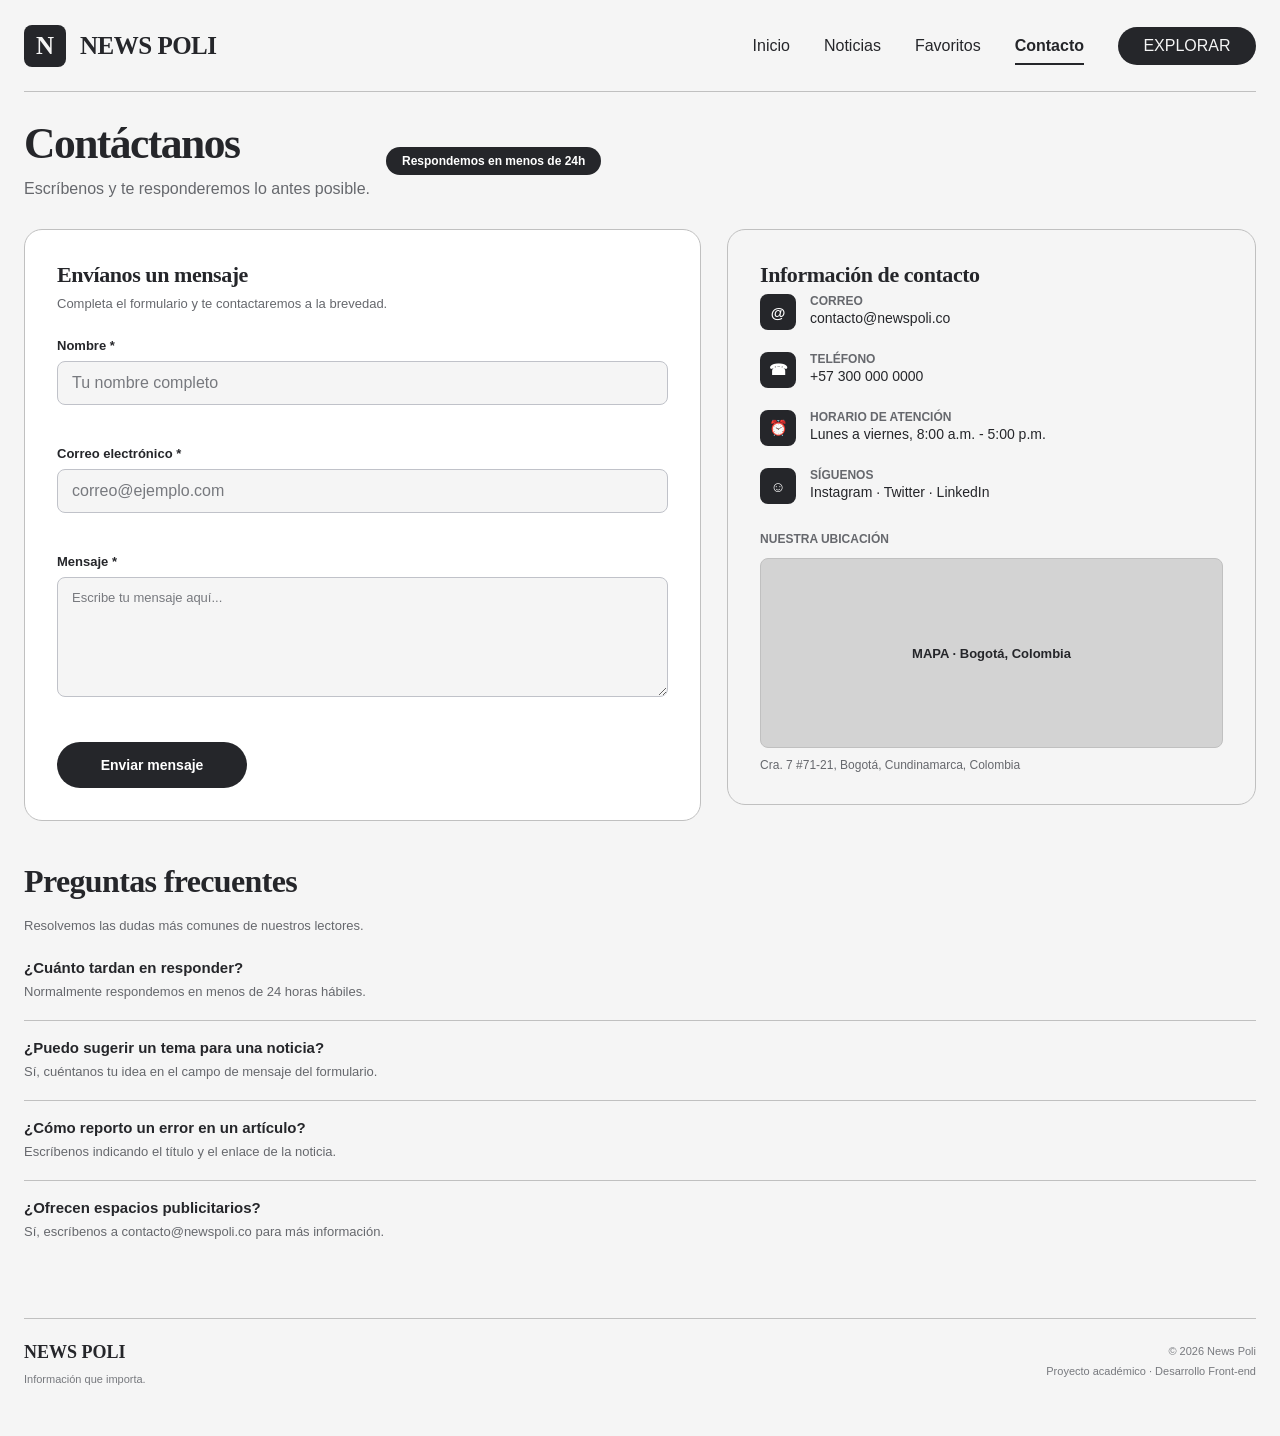
<file: views/contacto.html>
<!doctype html>
<html lang="es">
<head>
  <meta charset="utf-8">
  <meta name="viewport" content="width=device-width, initial-scale=1">
  <meta name="description" content="Contáctanos - NEWS POLI.">
  <title>NEWS POLI | Contacto</title>
  <link rel="stylesheet" href="../assets/styles/noticias.css">
  <link rel="stylesheet" href="../assets/styles/contacto.css">
</head>
<body class="np-page">
  <header class="np-header">
    <div class="np-shell np-header__inner">
      <a class="np-brand" href="noticias.html" aria-label="NEWS POLI - Inicio">
        <span class="np-brand__mark" aria-hidden="true">N</span>
        <span class="np-brand__name">NEWS POLI</span>
      </a>

      <button class="np-nav-toggle" type="button" aria-expanded="false" aria-controls="np-main-nav">
        <span class="np-nav-toggle__label">Menú</span>
        <span class="np-nav-toggle__bars" aria-hidden="true"></span>
      </button>

      <nav class="np-nav" id="np-main-nav" aria-label="Navegación principal">
        <a class="np-nav__link" href="inicio.html">Inicio</a>
        <a class="np-nav__link" href="noticias.html#noticias">Noticias</a>
        <a class="np-nav__link" href="noticias.html#favoritos">Favoritos</a>
        <a class="np-nav__link is-active" href="contacto.html" aria-current="page">Contacto</a>
        <a class="np-nav__cta" href="noticias.html#np-more-news">EXPLORAR</a>
      </nav>
    </div>
  </header>

  <main class="np-main">
    <div class="np-shell">
      <section class="np-intro np-contact-intro" aria-labelledby="np-page-title">
        <div>
          <h1 class="np-intro__title" id="np-page-title">Contáctanos</h1>
          <p class="np-intro__subtitle">Escríbenos y te responderemos lo antes posible.</p>
        </div>
        <span class="np-contact-badge">Respondemos en menos de 24h</span>
      </section>

      <section class="np-contact-grid" aria-label="Formulario e información de contacto">
        <div class="np-contact-card">
          <h2 class="np-contact-card__title">Envíanos un mensaje</h2>
          <p class="np-contact-card__subtitle">Completa el formulario y te contactaremos a la brevedad.</p>

          <form class="np-form" id="np-contact-form" novalidate>
            <div class="np-form-group" id="np-group-nombre">
              <label class="np-form-label" for="np-nombre">Nombre *</label>
              <input class="np-form-input" type="text" id="np-nombre" name="nombre" placeholder="Tu nombre completo" required>
              <p class="np-form-error" id="np-error-nombre"></p>
            </div>

            <div class="np-form-group" id="np-group-correo">
              <label class="np-form-label" for="np-correo">Correo electrónico *</label>
              <input class="np-form-input" type="email" id="np-correo" name="correo" placeholder="correo@ejemplo.com" required>
              <p class="np-form-error" id="np-error-correo"></p>
            </div>

            <div class="np-form-group" id="np-group-mensaje">
              <label class="np-form-label" for="np-mensaje">Mensaje *</label>
              <textarea class="np-form-textarea" id="np-mensaje" name="mensaje" placeholder="Escribe tu mensaje aquí..." required></textarea>
              <p class="np-form-error" id="np-error-mensaje"></p>
            </div>

            <div class="np-form-actions">
              <button class="np-form-submit" type="submit">Enviar mensaje</button>
            </div>

            <p class="np-form-success" id="np-form-success" role="status" aria-live="polite">
              <span aria-hidden="true">✓</span> Tu mensaje fue enviado con éxito.
            </p>
          </form>
        </div>

        <aside class="np-contact-card np-contact-info" aria-label="Información de contacto">
          <h2 class="np-contact-card__title">Información de contacto</h2>

          <ul class="np-info-list">
            <li class="np-info-item">
              <span class="np-info-icon" aria-hidden="true">@</span>
              <div>
                <p class="np-info-label">Correo</p>
                <p class="np-info-value">contacto@newspoli.co</p>
              </div>
            </li>
            <li class="np-info-item">
              <span class="np-info-icon" aria-hidden="true">☎</span>
              <div>
                <p class="np-info-label">Teléfono</p>
                <p class="np-info-value">+57 300 000 0000</p>
              </div>
            </li>
            <li class="np-info-item">
              <span class="np-info-icon" aria-hidden="true">⏰</span>
              <div>
                <p class="np-info-label">Horario de atención</p>
                <p class="np-info-value">Lunes a viernes, 8:00 a.m. - 5:00 p.m.</p>
              </div>
            </li>
            <li class="np-info-item">
              <span class="np-info-icon" aria-hidden="true">☺</span>
              <div>
                <p class="np-info-label">Síguenos</p>
                <p class="np-info-value">Instagram · Twitter · LinkedIn</p>
              </div>
            </li>
          </ul>

          <p class="np-info-map__label">Nuestra ubicación</p>
          <div class="np-info-map__placeholder">MAPA · Bogotá, Colombia</div>
          <p class="np-info-map__caption">Cra. 7 #71-21, Bogotá, Cundinamarca, Colombia</p>
        </aside>
      </section>

      <section class="np-faq" aria-labelledby="np-faq-title">
        <div class="np-section-heading">
          <h2 class="np-section-heading__title" id="np-faq-title">Preguntas frecuentes</h2>
          <span class="np-section-heading__line" aria-hidden="true"></span>
        </div>
        <p class="np-faq__intro">Resolvemos las dudas más comunes de nuestros lectores.</p>

        <div class="np-faq__list">
          <div class="np-faq__item">
            <h3 class="np-faq__question">¿Cuánto tardan en responder?</h3>
            <p class="np-faq__answer">Normalmente respondemos en menos de 24 horas hábiles.</p>
          </div>
          <div class="np-faq__item">
            <h3 class="np-faq__question">¿Puedo sugerir un tema para una noticia?</h3>
            <p class="np-faq__answer">Sí, cuéntanos tu idea en el campo de mensaje del formulario.</p>
          </div>
          <div class="np-faq__item">
            <h3 class="np-faq__question">¿Cómo reporto un error en un artículo?</h3>
            <p class="np-faq__answer">Escríbenos indicando el título y el enlace de la noticia.</p>
          </div>
          <div class="np-faq__item">
            <h3 class="np-faq__question">¿Ofrecen espacios publicitarios?</h3>
            <p class="np-faq__answer">Sí, escríbenos a contacto@newspoli.co para más información.</p>
          </div>
        </div>
      </section>
    </div>
  </main>

  <footer class="np-footer">
    <div class="np-shell np-footer__inner">
      <div>
        <p class="np-footer__brand">NEWS POLI</p>
        <p class="np-footer__tagline">Información que importa.</p>
      </div>
      <div class="np-footer__meta">
        <p>© 2026 News Poli</p>
        <p>Proyecto académico · Desarrollo Front-end</p>
      </div>
    </div>
  </footer>

  <div class="np-toast" id="np-toast" role="status" aria-live="polite" aria-atomic="true"></div>

  <script src="../assets/js/contacto.js" defer></script>
</body>
</html>
</file>
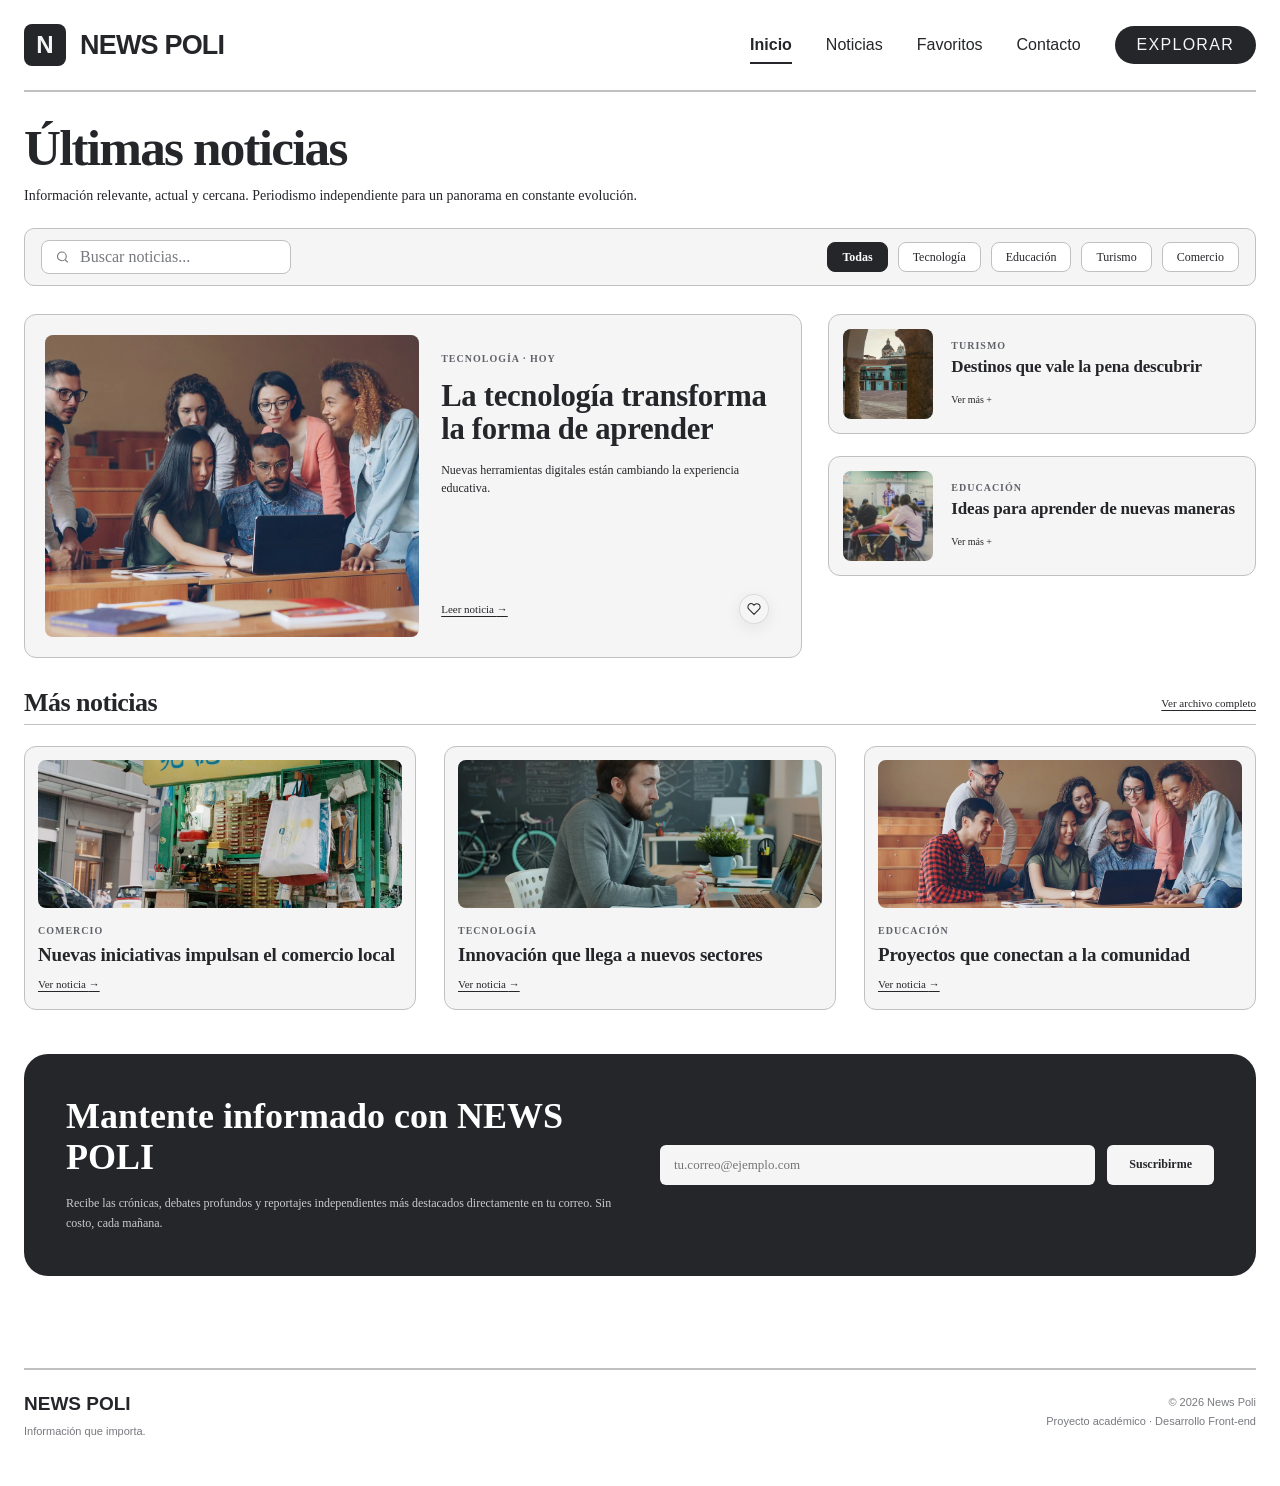
<file: views/inicio.html>
<!DOCTYPE html>
<html lang="es">
<head>
  <meta charset="utf-8">
  <meta name="viewport" content="width=device-width, initial-scale=1">
  <title>NEWS POLI | Inicio</title>
  <meta name="description" content="Inicio de NEWS POLI: últimas noticias de tecnología, educación, turismo y comercio.">
  <!-- Se reutiliza noticias.css: header, footer y tarjetas idénticos al Listado -->
  <link rel="stylesheet" href="../assets/styles/noticias.css">
  <link rel="stylesheet" href="../assets/styles/inicio.css">
</head>
<body class="np-page ni-home">

  <!-- ENCABEZADO (idéntico al de noticias.html) -->
  <header class="np-header">
    <div class="np-shell np-header__inner">
      <a class="np-brand" href="inicio.html" aria-label="NEWS POLI, ir a Inicio">
        <span class="np-brand__mark">N</span>
        <span class="np-brand__name">NEWS POLI</span>
      </a>
      <button class="np-nav-toggle" type="button" aria-expanded="false" aria-controls="np-main-nav">
        <span class="np-nav-toggle__label">Menú</span>
        <span class="np-nav-toggle__bars"></span>
      </button>
      <nav class="np-nav" id="np-main-nav" aria-label="Navegación principal">
        <a class="np-nav__link is-active" href="inicio.html" aria-current="page">Inicio</a>
        <a class="np-nav__link" href="noticias.html#noticias">Noticias</a>
        <a class="np-nav__link" href="noticias.html#favoritos">Favoritos</a>
        <a class="np-nav__link" href="contacto.html">Contacto</a>
        <a class="np-nav__cta" href="noticias.html#np-more-news">EXPLORAR</a>
      </nav>
    </div>
  </header>

  <!-- CONTENIDO -->
  <main class="np-main">
    <div class="np-shell">
      <section class="np-intro">
        <h1 class="np-intro__title">Últimas noticias</h1>
        <p class="np-intro__subtitle">Información relevante, actual y cercana. Periodismo independiente para un panorama en constante evolución.</p>
      </section>

      <!-- Barra de búsqueda y filtros (mockup) -->
      <section class="np-toolbar ni-toolbar" aria-label="Buscar y filtrar noticias">
        <label class="np-search">
          <span class="np-visually-hidden">Buscar noticias</span>
          <span class="np-search__icon"><svg viewBox="0 0 24 24" aria-hidden="true"><circle cx="11" cy="11" r="7"/><path d="m20 20-3.5-3.5"/></svg></span>
          <input class="np-search__input" id="ni-search" type="search" placeholder="Buscar noticias...">
        </label>
        <div class="np-filters" id="ni-filters">
          <button class="np-filter is-active" type="button" data-cat="Todas">Todas</button>
          <button class="np-filter" type="button" data-cat="Tecnología">Tecnología</button>
          <button class="np-filter" type="button" data-cat="Educación">Educación</button>
          <button class="np-filter" type="button" data-cat="Turismo">Turismo</button>
          <button class="np-filter" type="button" data-cat="Comercio">Comercio</button>
        </div>
      </section>
      <p class="ni-empty" id="ni-empty" hidden>No encontramos noticias con esa búsqueda. Prueba con otra palabra o categoría.</p>

      <section class="np-editorial" aria-label="Noticias destacadas">
        <div class="np-featured-slot" id="ni-featured"></div>
        <div class="np-secondary-list" id="ni-secondary"></div>
      </section>

      <section class="np-more" id="np-more-news" aria-labelledby="ni-more-title">
        <div class="np-section-heading">
          <h2 class="np-section-heading__title" id="ni-more-title">Más noticias</h2>
          <a class="np-action ni-archive" href="noticias.html">Ver archivo completo</a>
        </div>
        <div class="np-news-grid" id="ni-grid"></div>
      </section>

      <!-- Suscripción -->
      <section class="ni-sub" aria-labelledby="ni-sub-title">
        <div>
          <h2 id="ni-sub-title">Mantente informado con NEWS POLI</h2>
          <p>Recibe las crónicas, debates profundos y reportajes independientes más destacados directamente en tu correo. Sin costo, cada mañana.</p>
        </div>
        <div>
          <form id="ni-form" novalidate>
            <label class="np-visually-hidden" for="ni-mail">Correo electrónico</label>
            <input id="ni-mail" type="email" placeholder="tu.correo@ejemplo.com" autocomplete="email">
            <button type="submit">Suscribirme</button>
          </form>
          <p class="ni-msg" id="ni-msg" role="status" aria-live="polite"></p>
        </div>
      </section>
    </div>
  </main>

  <!-- PIE DE PÁGINA (idéntico al de noticias.html) -->
  <footer class="np-footer">
    <div class="np-shell np-footer__inner">
      <div>
        <p class="np-footer__brand">NEWS POLI</p>
        <p class="np-footer__tagline">Información que importa.</p>
      </div>
      <div class="np-footer__meta">
        <p>© 2026 News Poli</p>
        <p>Proyecto académico · Desarrollo Front-end</p>
      </div>
    </div>
  </footer>

  <div class="np-toast" id="ni-toast" role="status" aria-live="polite"></div>
  <noscript><div class="np-noscript">NEWS POLI necesita JavaScript habilitado para cargar las noticias.</div></noscript>

  <!-- Librería jQuery (CDN) y script de la página -->
  <script src="https://code.jquery.com/jquery-3.7.1.min.js"></script>
  <script src="../assets/js/inicio.js"></script>
</body>
</html>
</file>
<file: assets/styles/noticias.css>
/* NEWS POLI - Listado de noticias Estilos prefijados con np- para facilitar la integración con otros módulos. */

:root {
  --np-bg: #F5F5F5;
  --np-surface: #FFFFFF;
  --np-slate: #C0C2C9;
  --np-soft: #D3D3D3;
  --np-line: #C0C0C0;
  --np-ink: #25262A;
  --np-muted: #66686D;
  --np-favorite: #ff8c00;
  --np-favorite-hover: #d97700;
  --np-radius-lg: 18px;
  --np-radius-md: 12px;
  --np-shadow: 0 18px 44px rgba(37, 38, 42, 0.10);
  --np-shell: min(1296px, calc(100% - 48px));
  --np-serif: Georgia, "Times New Roman", serif;
  --np-sans: Arial, Helvetica, sans-serif;
}

.np-page,
.np-page * {
  box-sizing: border-box;
}

html {
  scroll-behavior: smooth;
}

body.np-page {
  margin: 0;
  min-width: 320px;
  background: var(--np-bg);
  color: var(--np-ink);
  font-family: var(--np-sans);
  -webkit-font-smoothing: antialiased;
  text-rendering: optimizeLegibility;
}

body.np-modal-open {
  overflow: hidden;
}

.np-page button,
.np-page input,
.np-page a {
  font: inherit;
}

.np-page button,
.np-page a {
  -webkit-tap-highlight-color: transparent;
}

.np-page img {
  display: block;
  max-width: 100%;
}

.np-page button {
  color: inherit;
}

.np-shell {
  width: var(--np-shell);
  margin-inline: auto;
}

.np-visually-hidden {
  position: absolute !important;
  width: 1px;
  height: 1px;
  padding: 0;
  margin: -1px;
  overflow: hidden;
  clip: rect(0, 0, 0, 0);
  white-space: nowrap;
  border: 0;
}

/* Header */
.np-header {
  background: rgba(245, 245, 245, 0.96);
  position: sticky;
  top: 0;
  z-index: 30;
  backdrop-filter: blur(14px);
}

.np-header__inner {
  min-height: 92px;
  display: flex;
  align-items: center;
  justify-content: space-between;
  gap: 32px;
  border-bottom: 1px solid var(--np-line);
}

.np-brand {
  display: inline-flex;
  align-items: center;
  gap: 14px;
  color: var(--np-ink);
  text-decoration: none;
  flex: 0 0 auto;
}

.np-brand__mark {
  width: 42px;
  height: 42px;
  border-radius: 8px;
  display: grid;
  place-items: center;
  background: var(--np-ink);
  color: var(--np-bg);
  font-family: var(--np-serif);
  font-size: 25px;
  font-weight: 700;
  transition: transform 180ms ease, box-shadow 180ms ease;
}

.np-brand:hover .np-brand__mark {
  transform: translateY(-2px) rotate(-2deg);
  box-shadow: 0 8px 18px rgba(37, 38, 42, 0.16);
}

.np-brand__name {
  font-family: var(--np-serif);
  font-size: 25px;
  font-weight: 700;
  letter-spacing: -0.02em;
}

.np-nav {
  display: flex;
  align-items: center;
  justify-content: flex-end;
  gap: 34px;
}

.np-nav__link,
.np-nav__cta {
  position: relative;
  color: var(--np-ink);
  text-decoration: none;
  font-size: 15px;
  transition: color 180ms ease, transform 180ms ease, background-color 180ms ease;
}

.np-nav__link::after {
  content: "";
  position: absolute;
  left: 50%;
  right: 50%;
  bottom: -10px;
  height: 2px;
  background: var(--np-ink);
  transition: left 180ms ease, right 180ms ease;
}

.np-nav__link:hover,
.np-nav__link:focus-visible,
.np-nav__link.is-active {
  font-weight: 700;
}

.np-nav__link:hover::after,
.np-nav__link:focus-visible::after,
.np-nav__link.is-active::after {
  left: 0;
  right: 0;
}

.np-nav__cta {
  min-width: 138px;
  min-height: 38px;
  padding: 9px 22px;
  border-radius: 999px;
  display: inline-flex;
  align-items: center;
  justify-content: center;
  background: var(--np-ink);
  color: var(--np-bg);
  font-size: 14px;
  font-weight: 700;
}

.np-nav__cta:hover,
.np-nav__cta:focus-visible {
  transform: translateY(-2px);
  box-shadow: 0 8px 18px rgba(37, 38, 42, 0.18);
}

.np-nav-toggle {
  display: none;
  width: 44px;
  height: 44px;
  border: 1px solid var(--np-line);
  border-radius: 10px;
  background: transparent;
  cursor: pointer;
}

.np-nav-toggle__label {
  position: absolute;
  width: 1px;
  height: 1px;
  overflow: hidden;
  clip: rect(0, 0, 0, 0);
}

.np-nav-toggle__bars,
.np-nav-toggle__bars::before,
.np-nav-toggle__bars::after {
  content: "";
  display: block;
  width: 20px;
  height: 2px;
  margin-inline: auto;
  border-radius: 2px;
  background: var(--np-ink);
  transition: transform 180ms ease, opacity 180ms ease;
}

.np-nav-toggle__bars::before { transform: translateY(-6px); }
.np-nav-toggle__bars::after { transform: translateY(4px); }

/* Main intro and toolbar */
.np-main {
  padding: 20px 0 58px;
}

.np-intro {
  padding: 9px 0 22px;
}

.np-intro__title {
  margin: 0;
  font-family: var(--np-serif);
  font-size: clamp(40px, 3.4vw, 48px);
  line-height: 1.04;
  letter-spacing: -0.035em;
}

.np-intro__subtitle {
  margin: 11px 0 0;
  color: var(--np-muted);
  font-size: 16px;
  line-height: 1.5;
}

.np-toolbar {
  min-height: 58px;
  padding: 11px 16px;
  border-radius: 10px;
  display: grid;
  grid-template-columns: minmax(230px, 250px) 1fr;
  align-items: center;
  gap: 30px;
  background: var(--np-soft);
}

.np-search {
  position: relative;
  display: block;
}

.np-search__icon {
  position: absolute;
  left: 14px;
  top: 50%;
  width: 15px;
  height: 15px;
  transform: translateY(-50%);
  color: #77797E;
  pointer-events: none;
}

.np-search__icon svg,
.np-favorite svg,
.np-modal__close svg {
  width: 100%;
  height: 100%;
  fill: none;
  stroke: currentColor;
  stroke-width: 1.8;
  stroke-linecap: round;
  stroke-linejoin: round;
}

.np-search__input {
  width: 100%;
  height: 34px;
  padding: 0 16px 0 38px;
  border: 1px solid transparent;
  border-radius: 999px;
  outline: none;
  background: var(--np-bg);
  color: var(--np-ink);
  font-size: 13px;
  transition: border-color 180ms ease, box-shadow 180ms ease, background-color 180ms ease;
}

.np-search__input::placeholder {
  color: #77797E;
}

.np-search__input:focus {
  border-color: #A8ABB3;
  background: #fff;
  box-shadow: 0 0 0 3px rgba(37, 38, 42, 0.08);
}

.np-filters {
  display: flex;
  align-items: center;
  justify-content: center;
  flex-wrap: wrap;
  gap: 4px 12px;
}

.np-filter {
  min-height: 34px;
  padding: 7px 12px;
  border: 0;
  border-radius: 999px;
  background: transparent;
  color: #55575B;
  cursor: pointer;
  font-size: 13px;
  transition: background-color 180ms ease, color 180ms ease, transform 180ms ease, box-shadow 180ms ease;
}

.np-filter:hover,
.np-filter:focus-visible {
  background: rgba(255, 255, 255, 0.70);
  color: var(--np-ink);
  transform: translateY(-1px);
}

.np-filter.is-active {
  background: rgba(255, 255, 255, 0.90);
  color: var(--np-ink);
  font-weight: 700;
  box-shadow: 0 2px 8px rgba(37, 38, 42, 0.06);
}

.np-status {
  min-height: 30px;
  padding-top: 9px;
  color: var(--np-muted);
  font-size: 13px;
}

/* Editorial layout */
.np-editorial {
  display: grid;
  grid-template-columns: minmax(0, 1.82fr) minmax(330px, 1fr);
  gap: 26px;
  align-items: stretch;
}

.np-featured-slot,
.np-secondary-list {
  min-width: 0;
}

.np-secondary-list {
  display: grid;
  grid-template-rows: repeat(2, 1fr);
  gap: 24px;
}

.np-news-card {
  background: var(--np-surface);
  border-radius: var(--np-radius-lg);
  transition: transform 220ms ease, box-shadow 220ms ease;
}

.np-news-card:hover {
  transform: translateY(-5px);
  box-shadow: var(--np-shadow);
}

.np-featured-card {
  min-height: 342px;
  padding: 20px;
  display: grid;
  grid-template-columns: 1.12fr 0.78fr;
  gap: 30px;
  overflow: hidden;
}

.np-featured-card__media {
  position: relative;
  min-height: 302px;
  overflow: hidden;
  border-radius: 12px;
  background: var(--np-slate);
}

.np-featured-card__media img,
.np-secondary-card__media img,
.np-grid-card__media img,
.np-modal__image {
  width: 100%;
  height: 100%;
  object-fit: cover;
}

.np-featured-card__content {
  min-width: 0;
  padding: 17px 12px 13px 0;
  display: flex;
  flex-direction: column;
  justify-content: center;
  align-items: flex-start;
}

.np-news-meta {
  margin: 0;
  color: #606269;
  font-size: 11px;
  line-height: 1.3;
  font-weight: 700;
  text-transform: uppercase;
}

.np-featured-card__title {
  margin: 15px 0 16px;
  font-family: var(--np-serif);
  font-size: clamp(30px, 2.25vw, 34px);
  line-height: 1.05;
  letter-spacing: -0.025em;
}

.np-featured-card__description,
.np-grid-card__description {
  color: var(--np-muted);
  line-height: 1.55;
}

.np-featured-card__description {
  max-width: 34ch;
  margin: 0 0 26px;
  font-size: 14px;
}

.np-card-actions {
  width: 100%;
  margin-top: auto;
  display: flex;
  flex-wrap: wrap;
  gap: 8px 18px;
  align-items: center;
}

.np-action {
  position: relative;
  border: 0;
  background: transparent;
  color: var(--np-ink);
  text-decoration: none;
  font-size: 13px;
  font-weight: 700;
  line-height: 1.25;
  cursor: pointer;
  padding: 5px 0;
}

.np-action::after {
  content: "";
  position: absolute;
  left: 0;
  right: 100%;
  bottom: 1px;
  height: 1px;
  background: currentColor;
  transition: right 180ms ease;
}

.np-action:hover::after,
.np-action:focus-visible::after {
  right: 0;
}

.np-action--detail {
  color: #55575B;
}

.np-favorite {
  width: 38px;
  height: 38px;
  padding: 9px;
  border: 1px solid rgba(37, 38, 42, 0.12);
  border-radius: 999px;
  display: grid;
  place-items: center;
  background: rgba(255, 255, 255, 0.92);
  color: var(--np-ink);
  cursor: pointer;
  box-shadow: 0 4px 16px rgba(37, 38, 42, 0.08);
  transition: color 180ms ease, background-color 180ms ease, transform 180ms ease, border-color 180ms ease;
  z-index: 2;
}

.np-favorite:hover,
.np-favorite:focus-visible {
  transform: scale(1.08);
  border-color: rgba(255, 140, 0, 0.35);
  color: var(--np-favorite-hover);
}

.np-favorite.is-favorite {
  background: #fff8ef;
  border-color: rgba(255, 140, 0, 0.45);
  color: var(--np-favorite);
}

.np-favorite.is-favorite svg {
  fill: currentColor;
}

.np-favorite--media {
  position: absolute;
  top: 14px;
  right: 14px;
}

.np-favorite--corner {
  position: absolute;
  top: 14px;
  right: 14px;
  width: 34px;
  height: 34px;
  padding: 8px;
}

.np-secondary-card {
  position: relative;
  min-height: 159px;
  padding: 18px;
  display: grid;
  grid-template-columns: 135px minmax(0, 1fr);
  gap: 22px;
  align-items: stretch;
}

.np-secondary-card__media {
  min-height: 123px;
  overflow: hidden;
  border-radius: 11px;
  background: var(--np-slate);
}

.np-secondary-card__content {
  min-width: 0;
  padding: 7px 42px 1px 0;
  display: flex;
  flex-direction: column;
  align-items: flex-start;
  justify-content: center;
}

.np-secondary-card__title {
  margin: 10px 0 8px;
  font-family: var(--np-serif);
  font-size: 22px;
  line-height: 1.04;
  letter-spacing: -0.02em;
}

.np-card-actions--compact {
  margin-top: 7px;
  gap: 7px 14px;
}

/* More news */
.np-more {
  padding-top: 32px;
}

.np-section-heading {
  margin-bottom: 21px;
  display: flex;
  align-items: center;
  gap: 22px;
}

.np-section-heading__title {
  margin: 0;
  font-family: var(--np-serif);
  font-size: 32px;
  line-height: 1;
  letter-spacing: -0.02em;
  white-space: nowrap;
}

.np-section-heading__line {
  height: 1px;
  flex: 1;
  background: transparent;
}

.np-news-grid {
  display: grid;
  grid-template-columns: repeat(3, minmax(0, 1fr));
  gap: 46px;
}

.np-grid-card {
  min-width: 0;
  padding: 18px;
  overflow: hidden;
}

.np-grid-card__media {
  position: relative;
  aspect-ratio: 16 / 5.5;
  overflow: hidden;
  border-radius: 10px;
  background: var(--np-slate);
}

.np-grid-card__content {
  padding: 16px 0 1px;
}

.np-grid-card__title {
  margin: 8px 0 7px;
  font-family: var(--np-serif);
  font-size: 22px;
  line-height: 1.05;
  letter-spacing: -0.02em;
}

.np-grid-card__description {
  margin: 0 0 10px;
  display: -webkit-box;
  overflow: hidden;
  -webkit-line-clamp: 2;
  -webkit-box-orient: vertical;
  font-size: 13px;
}

.np-card-actions--grid {
  margin-top: 8px;
}

/* Empty state */
.np-empty {
  margin-top: 30px;
  padding: 72px 24px;
  border: 1px dashed var(--np-line);
  border-radius: var(--np-radius-lg);
  text-align: center;
  background: rgba(255, 255, 255, 0.55);
}

.np-empty__icon {
  width: 52px;
  height: 52px;
  margin: 0 auto 18px;
  border-radius: 10px;
  display: grid;
  place-items: center;
  background: var(--np-ink);
  color: var(--np-bg);
  font-family: var(--np-serif);
  font-size: 28px;
  font-weight: 700;
}

.np-empty__title {
  margin: 0;
  font-family: var(--np-serif);
  font-size: 28px;
}

.np-empty__text {
  max-width: 540px;
  margin: 10px auto 22px;
  color: var(--np-muted);
  line-height: 1.6;
}

.np-empty__button {
  min-height: 42px;
  padding: 10px 18px;
  border: 0;
  border-radius: 999px;
  background: var(--np-ink);
  color: #fff;
  font-weight: 700;
  cursor: pointer;
}

/* Footer */
.np-footer {
  padding-bottom: 22px;
}

.np-footer__inner {
  min-height: 96px;
  padding-top: 23px;
  border-top: 1px solid var(--np-line);
  display: flex;
  justify-content: space-between;
  gap: 30px;
}

.np-footer p {
  margin: 0;
}

.np-footer__brand {
  font-family: var(--np-serif);
  font-size: 18px;
  font-weight: 700;
}

.np-footer__tagline,
.np-footer__meta {
  color: #77797E;
  font-size: 11px;
}

.np-footer__tagline { margin-top: 10px !important; }

.np-footer__meta {
  text-align: right;
  line-height: 1.8;
}

/* Preview modal */
.np-modal {
  position: fixed;
  inset: 0;
  z-index: 80;
  display: grid;
  place-items: center;
  padding: 24px;
  opacity: 1;
  visibility: visible;
  transition: opacity 180ms ease, visibility 180ms ease;
}

.np-modal[aria-hidden="true"] {
  opacity: 0;
  visibility: hidden;
  pointer-events: none;
}

.np-modal__backdrop {
  position: absolute;
  inset: 0;
  background: rgba(20, 21, 24, 0.68);
  backdrop-filter: blur(5px);
}

.np-modal__dialog {
  position: relative;
  width: min(760px, 100%);
  max-height: min(88vh, 820px);
  overflow-y: auto;
  border-radius: 18px;
  background: var(--np-surface);
  box-shadow: 0 26px 90px rgba(0, 0, 0, 0.30);
  transform: translateY(0) scale(1);
  transition: transform 180ms ease;
}

.np-modal[aria-hidden="true"] .np-modal__dialog {
  transform: translateY(12px) scale(0.985);
}

.np-modal__close {
  position: absolute;
  top: 16px;
  right: 16px;
  width: 40px;
  height: 40px;
  padding: 10px;
  border: 0;
  border-radius: 999px;
  display: grid;
  place-items: center;
  background: rgba(255, 255, 255, 0.92);
  color: var(--np-ink);
  cursor: pointer;
  box-shadow: 0 4px 18px rgba(37, 38, 42, 0.16);
  z-index: 2;
}

.np-modal__image {
  height: 310px;
  border-radius: 18px 18px 0 0;
  background: var(--np-slate);
}

.np-modal__body {
  padding: 30px 34px 34px;
}

.np-modal__category {
  margin: 0;
  color: #606269;
  font-size: 12px;
  font-weight: 700;
  text-transform: uppercase;
}

.np-modal__title {
  margin: 9px 0 8px;
  font-family: var(--np-serif);
  font-size: clamp(30px, 4vw, 42px);
  line-height: 1.08;
  letter-spacing: -0.025em;
}

.np-modal__author {
  margin: 0 0 22px;
  color: var(--np-muted);
  font-size: 13px;
}

.np-modal__preview {
  margin: 0 0 28px;
  color: #4f5156;
  font-family: var(--np-serif);
  font-size: 18px;
  line-height: 1.65;
}

.np-modal__read {
  display: inline-flex;
  min-height: 42px;
  align-items: center;
  justify-content: center;
  padding: 10px 18px;
  border-radius: 999px;
  background: var(--np-ink);
  color: #fff;
  text-decoration: none;
  font-size: 14px;
  font-weight: 700;
  transition: transform 180ms ease, box-shadow 180ms ease;
}

.np-modal__read:hover,
.np-modal__read:focus-visible {
  transform: translateY(-2px);
  box-shadow: 0 9px 22px rgba(37, 38, 42, 0.22);
}

/* Toast */
.np-toast {
  position: fixed;
  left: 50%;
  bottom: 24px;
  z-index: 100;
  max-width: min(440px, calc(100% - 32px));
  padding: 11px 16px;
  border-radius: 999px;
  background: var(--np-ink);
  color: #fff;
  font-size: 13px;
  font-weight: 700;
  text-align: center;
  box-shadow: 0 12px 34px rgba(37, 38, 42, 0.24);
  opacity: 0;
  pointer-events: none;
  transform: translate(-50%, 12px);
  transition: opacity 180ms ease, transform 180ms ease;
}

.np-toast.is-visible {
  opacity: 1;
  transform: translate(-50%, 0);
}

.np-noscript {
  position: fixed;
  inset: auto 16px 16px;
  z-index: 120;
  padding: 14px;
  border-radius: 10px;
  background: var(--np-ink);
  color: #fff;
  text-align: center;
}

/* Focus */
.np-page :focus-visible {
  outline: 3px solid rgba(255, 140, 0, 0.52);
  outline-offset: 3px;
}

/* Tablet */
@media (max-width: 1050px) {
  :root {
    --np-shell: min(100% - 40px, 960px);
  }

  .np-header__inner {
    gap: 20px;
  }

  .np-nav {
    gap: 20px;
  }

  .np-editorial {
    grid-template-columns: 1fr;
  }

  .np-secondary-list {
    grid-template-columns: repeat(2, minmax(0, 1fr));
    grid-template-rows: none;
  }

  .np-news-grid {
    gap: 24px;
  }

  .np-grid-card__media {
    aspect-ratio: 16 / 7;
  }
}

/* Compact tablet / mobile navigation */
@media (max-width: 820px) {
  .np-header__inner {
    position: relative;
    min-height: 76px;
  }

  .np-brand__mark {
    width: 38px;
    height: 38px;
    font-size: 22px;
  }

  .np-brand__name {
    font-size: 22px;
  }

  .np-nav-toggle {
    display: grid;
    place-items: center;
  }

  .np-nav {
    position: absolute;
    top: calc(100% + 8px);
    left: 0;
    right: 0;
    padding: 16px;
    border: 1px solid var(--np-line);
    border-radius: 14px;
    display: none;
    align-items: stretch;
    flex-direction: column;
    gap: 4px;
    background: rgba(245, 245, 245, 0.98);
    box-shadow: var(--np-shadow);
  }

  .np-nav.is-open {
    display: flex;
  }

  .np-nav__link,
  .np-nav__cta {
    width: 100%;
    min-height: 44px;
    padding: 12px 14px;
    border-radius: 9px;
    display: flex;
    align-items: center;
  }

  .np-nav__link::after {
    display: none;
  }

  .np-nav__link:hover,
  .np-nav__link.is-active {
    background: #fff;
  }

  .np-nav__cta {
    margin-top: 8px;
    justify-content: center;
  }

  .np-toolbar {
    grid-template-columns: 1fr;
    gap: 10px;
  }

  .np-search {
    max-width: none;
  }

  .np-filters {
    justify-content: flex-start;
  }

  .np-featured-card {
    grid-template-columns: 1fr;
  }

  .np-featured-card__media {
    min-height: 0;
    aspect-ratio: 16 / 9;
  }

  .np-featured-card__content {
    padding: 4px 2px 8px;
  }

  .np-featured-card__description {
    max-width: 70ch;
  }

  .np-news-grid {
    grid-template-columns: repeat(2, minmax(0, 1fr));
  }
}

/* Mobile */
@media (max-width: 600px) {
  :root {
    --np-shell: calc(100% - 28px);
  }

  .np-main {
    padding-top: 13px;
  }

  .np-intro {
    padding-bottom: 18px;
  }

  .np-intro__title {
    font-size: 39px;
  }

  .np-intro__subtitle {
    font-size: 14px;
  }

  .np-toolbar {
    padding: 12px;
  }

  .np-filters {
    gap: 6px;
  }

  .np-filter {
    padding-inline: 10px;
  }

  .np-featured-card,
  .np-secondary-card,
  .np-grid-card {
    border-radius: 14px;
  }

  .np-featured-card {
    padding: 14px;
    gap: 18px;
  }

  .np-featured-card__title {
    font-size: 31px;
  }

  .np-secondary-list,
  .np-news-grid {
    grid-template-columns: 1fr;
  }

  .np-secondary-card {
    grid-template-columns: 118px minmax(0, 1fr);
    gap: 15px;
    min-height: 144px;
    padding: 14px;
  }

  .np-secondary-card__media {
    min-height: 116px;
  }

  .np-secondary-card__content {
    padding-right: 34px;
  }

  .np-secondary-card__title {
    font-size: 19px;
  }

  .np-more {
    padding-top: 27px;
  }

  .np-section-heading__title {
    font-size: 29px;
  }

  .np-grid-card__media {
    aspect-ratio: 16 / 8.5;
  }

  .np-footer__inner {
    flex-direction: column;
  }

  .np-footer__meta {
    text-align: left;
  }

  .np-modal {
    padding: 12px;
  }

  .np-modal__image {
    height: 220px;
  }

  .np-modal__body {
    padding: 24px 20px 26px;
  }

  .np-modal__preview {
    font-size: 16px;
  }
}

@media (prefers-reduced-motion: reduce) {
  html { scroll-behavior: auto; }
  .np-page *,
  .np-page *::before,
  .np-page *::after {
    animation-duration: 0.01ms !important;
    animation-iteration-count: 1 !important;
    transition-duration: 0.01ms !important;
  }
}
</file>
<file: assets/styles/contacto.css>
/* NEWS POLI - Página de Contacto. Extiende las variables y el header/footer de noticias.css con estilos prefijados np-contact-*. */

.np-contact-intro {
  display: flex;
  flex-wrap: wrap;
  align-items: center;
  gap: 16px;
}

.np-contact-badge {
  display: inline-flex;
  align-items: center;
  min-height: 28px;
  padding: 6px 16px;
  border-radius: 999px;
  background: var(--np-ink);
  color: #fff;
  font-size: 12px;
  font-weight: 700;
  white-space: nowrap;
}

.np-contact-grid {
  display: grid;
  grid-template-columns: minmax(0, 1.28fr) minmax(300px, 1fr);
  gap: 26px;
  align-items: start;
  margin-top: 6px;
}

.np-contact-card {
  background: var(--np-surface);
  border: 1px solid var(--np-line);
  border-radius: var(--np-radius-lg);
  padding: 32px;
}

.np-contact-card__title {
  margin: 0 0 6px;
  font-family: var(--np-serif);
  font-size: 22px;
  letter-spacing: -0.02em;
}

.np-contact-card__subtitle {
  margin: 0 0 24px;
  color: var(--np-muted);
  font-size: 13px;
  line-height: 1.5;
}

/* Form */
.np-form {
  display: flex;
  flex-direction: column;
  gap: 18px;
}

.np-form-group {
  display: flex;
  flex-direction: column;
  gap: 8px;
}

.np-form-label {
  font-size: 13px;
  font-weight: 700;
}

.np-form-input,
.np-form-textarea {
  width: 100%;
  padding: 12px 14px;
  border: 1px solid var(--np-slate);
  border-radius: 8px;
  background: var(--np-bg);
  color: var(--np-ink);
  font-size: 13px;
  outline: none;
  transition: border-color 180ms ease, box-shadow 180ms ease;
}

.np-form-input::placeholder,
.np-form-textarea::placeholder {
  color: #77797E;
}

.np-form-input:focus,
.np-form-textarea:focus {
  border-color: var(--np-ink);
  box-shadow: 0 0 0 3px rgba(37, 38, 42, 0.08);
}

.np-form-textarea {
  min-height: 120px;
  resize: vertical;
  font-family: inherit;
}

.np-form-error {
  margin: 0;
  color: #b82626;
  font-size: 12px;
  min-height: 15px;
}

.np-form-group.is-invalid .np-form-input,
.np-form-group.is-invalid .np-form-textarea {
  border-color: #b82626;
}

.np-form-actions {
  margin-top: 4px;
  display: flex;
  align-items: center;
  gap: 16px;
}

.np-page .np-form-submit {
  min-width: 190px;
  min-height: 46px;
  padding: 10px 24px;
  border: 0;
  border-radius: 999px;
  background: var(--np-ink);
  color: #fff;
  font-size: 14px;
  font-weight: 700;
  cursor: pointer;
  transition: transform 180ms ease, box-shadow 180ms ease;
}

.np-form-submit:hover,
.np-form-submit:focus-visible {
  transform: translateY(-2px);
  box-shadow: 0 9px 22px rgba(37, 38, 42, 0.22);
}

.np-form-success {
  margin: 0;
  padding: 14px 16px;
  border: 1px solid var(--np-ink);
  border-radius: 8px;
  background: var(--np-bg);
  color: var(--np-ink);
  font-size: 13px;
  font-weight: 700;
  display: none;
  align-items: center;
  gap: 8px;
}

.np-form-success.is-visible {
  display: flex;
}

/* Info panel */
.np-contact-info {
  background: var(--np-bg);
}

.np-info-list {
  display: flex;
  flex-direction: column;
  gap: 22px;
  margin: 0 0 28px;
  padding: 0;
  list-style: none;
}

.np-info-item {
  display: flex;
  align-items: flex-start;
  gap: 14px;
}

.np-info-icon {
  flex: 0 0 auto;
  width: 36px;
  height: 36px;
  border-radius: 8px;
  display: grid;
  place-items: center;
  background: var(--np-ink);
  color: #fff;
  font-size: 15px;
  font-weight: 700;
}

.np-info-label {
  margin: 0;
  color: var(--np-muted);
  font-size: 12px;
  font-weight: 700;
  text-transform: uppercase;
}

.np-info-value {
  margin: 2px 0 0;
  font-size: 14px;
}

.np-info-map__label {
  margin: 0 0 12px;
  color: var(--np-muted);
  font-size: 12px;
  font-weight: 700;
  text-transform: uppercase;
}

.np-info-map__placeholder {
  min-height: 190px;
  border: 1px solid var(--np-line);
  border-radius: 8px;
  display: grid;
  place-items: center;
  background: var(--np-soft);
  color: var(--np-ink);
  font-size: 13px;
  font-weight: 700;
  text-align: center;
}

.np-info-map__caption {
  margin: 10px 0 0;
  color: var(--np-muted);
  font-size: 12px;
}

/* FAQ */
.np-faq {
  padding-top: 44px;
}

.np-faq__intro {
  margin: 4px 0 26px;
  color: var(--np-muted);
  font-size: 13px;
}

.np-faq__list {
  display: flex;
  flex-direction: column;
}

.np-faq__item {
  padding: 18px 0;
  border-bottom: 1px solid var(--np-line);
}

.np-faq__item:first-child {
  padding-top: 0;
}

.np-faq__item:last-child {
  border-bottom: 0;
}

.np-faq__question {
  margin: 0 0 6px;
  font-size: 15px;
  font-weight: 700;
}

.np-faq__answer {
  margin: 0;
  color: var(--np-muted);
  font-size: 13px;
  line-height: 1.55;
}

/* Responsive */
@media (max-width: 1050px) {
  .np-contact-grid {
    grid-template-columns: 1fr;
  }
}

@media (max-width: 600px) {
  .np-contact-card {
    padding: 20px;
  }

  .np-contact-badge {
    font-size: 11px;
  }

  .np-form-actions {
    flex-direction: column;
    align-items: stretch;
  }

  .np-form-submit {
    width: 100%;
  }
}
</file>
<file: assets/styles/inicio.css>
/* NEWS POLI - Inicio. Ajusta noticias.css al mockup (todo dentro de .ni-home) */
body.ni-home{background:#fff}
.ni-home .np-header{background:#fff}
.ni-home .np-header__inner{border-bottom:2px solid var(--np-line)}
.ni-home .np-brand__mark{font-family:var(--np-sans);font-size:24px}
.ni-home .np-brand__name{font-family:var(--np-sans);font-weight:800;font-size:27px;letter-spacing:-.03em}
.ni-home .np-nav__cta{letter-spacing:.08em;min-width:118px}
/* Texto en serif como el mockup */
.ni-home .np-main,.ni-home .np-footer{font-family:var(--np-serif)}
.ni-home .np-intro__title{font-size:clamp(40px,4vw,52px);font-weight:700}
.ni-home .np-intro__subtitle{color:var(--np-ink);font-size:14px}
/* Barra de búsqueda y filtros */
.ni-home .np-toolbar{background:var(--np-bg);border:1px solid var(--np-line);margin-bottom:28px}
.ni-home .np-search__input{border:1px solid var(--np-line);border-radius:8px;background:#fff;font-family:var(--np-serif)}
.ni-home .np-filters{justify-content:flex-end;gap:10px}
.ni-home .np-filter{border:1px solid var(--np-line);background:#fff;border-radius:8px;min-height:30px;padding:5px 14px;font-family:var(--np-serif);font-size:12px}
.ni-home .np-filter.is-active{background:var(--np-ink);border-color:var(--np-ink);color:#fff;box-shadow:none}
/* Tarjetas grises con borde */
.ni-home .np-news-card{background:var(--np-bg);border:1px solid var(--np-line);border-radius:12px}
.ni-home .np-news-card:hover{box-shadow:var(--np-shadow)}
.ni-home .np-news-meta{font-family:var(--np-serif);letter-spacing:.1em;font-size:10px}
.ni-home .np-featured-card{grid-template-columns:1.1fr 1fr;gap:22px}
.ni-home .np-featured-card__media{border-radius:8px}
.ni-home .np-featured-card__title,.ni-home .np-secondary-card__title,.ni-home .np-grid-card__title{font-weight:600;letter-spacing:-.01em}
.ni-home .np-featured-card__title{font-size:clamp(28px,2.4vw,32px)}
.ni-home .np-featured-card__description{color:var(--np-ink);font-size:12px;max-width:none}
.ni-home .np-card-actions{justify-content:space-between}
.ni-home .np-favorite{background:var(--np-bg);width:30px;height:30px;padding:7px}
/* Enlaces subrayados, serif y en negrita */
.ni-home .np-action{font-family:var(--np-serif);font-size:11px;color:var(--np-ink);text-decoration:underline;text-underline-offset:3px}
.ni-home .np-action::after{display:none}
.ni-home .np-action--detail{color:var(--np-ink)}
.ni-home .np-secondary-card{min-height:0;padding:14px;grid-template-columns:90px 1fr;gap:18px;align-items:center}
.ni-home .np-secondary-card__media{min-height:0;height:90px;border-radius:8px}
.ni-home .np-secondary-card__content{padding:0}
.ni-home .np-secondary-card__title{font-size:17px;margin:6px 0}
.ni-home .np-secondary-card .np-action{text-decoration:none;font-size:10px}
.ni-home .np-secondary-list{align-content:start;grid-template-rows:none;gap:22px}
/* Más noticias */
.ni-home .np-section-heading{justify-content:space-between;border-bottom:1px solid var(--np-line);padding-bottom:8px}
.ni-home .np-section-heading__title{font-size:26px;font-weight:600}
.ni-home .ni-archive{font-size:11px}
.ni-home .np-news-grid{gap:28px}
.ni-home .np-grid-card{padding:13px}
.ni-home .np-grid-card__media{aspect-ratio:16/6.5;border-radius:8px}
.ni-home .np-grid-card__title{font-size:19px}
/* Suscripción */
.ni-sub{margin-top:44px;padding:42px;border-radius:24px;background:#25262A;color:#fff;display:grid;grid-template-columns:1fr 1fr;gap:40px;align-items:center}
.ni-sub h2{margin:0 0 14px;font-size:clamp(28px,3vw,36px);font-weight:600;line-height:1.15}
.ni-sub p{margin:0;color:#c9cbd1;font-size:12px;line-height:1.7}
.ni-sub form{display:flex;gap:12px}
.ni-sub input{flex:1;min-width:0;height:40px;padding:0 14px;border:0;border-radius:6px;background:var(--np-bg);font:13px var(--np-serif)}
.ni-sub button{height:40px;padding:0 22px;border:0;border-radius:6px;background:var(--np-bg);color:var(--np-ink);font:700 12px var(--np-serif);cursor:pointer;transition:background-color 180ms,transform 180ms}
.ni-sub button:hover{background:var(--np-favorite);transform:translateY(-2px)}
.ni-msg{display:none;margin-top:12px !important;font-weight:700}.ni-msg.is-error{color:#ffb4a8}
/* Pie */
.ni-home .np-footer__inner{border-top:2px solid var(--np-line);margin-top:34px}
.ni-home .np-footer__brand{font-family:var(--np-sans);font-weight:800;font-size:19px}
.ni-home .np-footer__tagline,.ni-home .np-footer__meta{font-family:var(--np-sans)}
.ni-loading,.ni-empty{padding:50px 0;text-align:center;color:var(--np-muted)}
@media(max-width:820px){.ni-home .np-filters{justify-content:flex-start}.ni-sub{grid-template-columns:1fr;padding:30px 22px;gap:22px}.ni-sub form{flex-direction:column}.ni-sub button{width:100%}}
</file>
